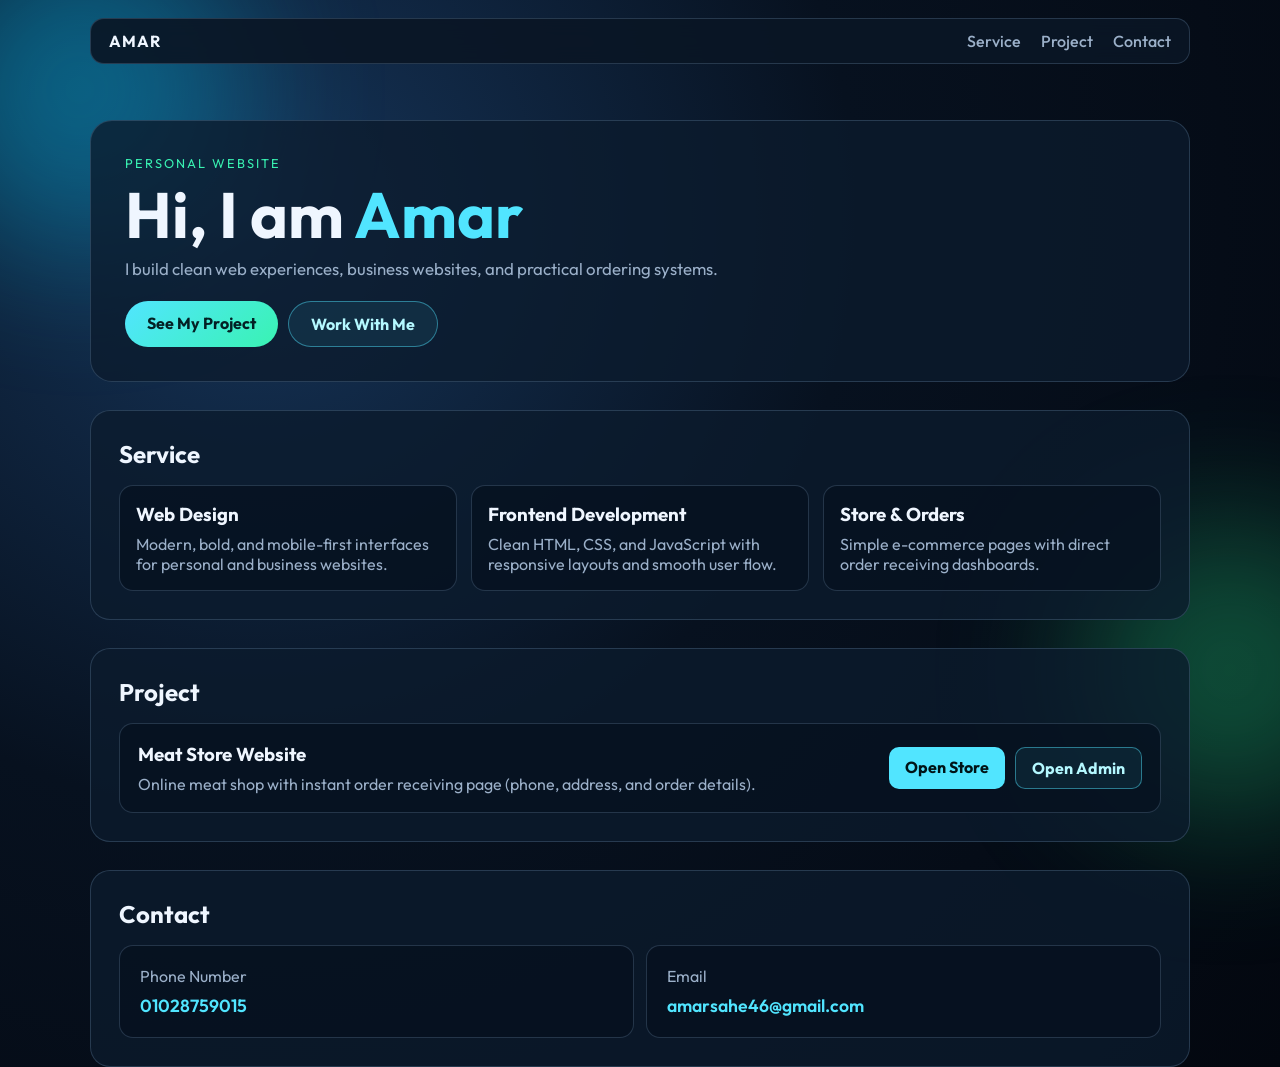
<file: index.html>
﻿<!DOCTYPE html>
<html lang="en">
<head>
  <meta charset="UTF-8" />
  <meta name="viewport" content="width=device-width, initial-scale=1.0" />
  <title>Amar | protfolio</title>
  <link rel="preconnect" href="https://fonts.googleapis.com" />
  <link rel="preconnect" href="https://fonts.gstatic.com" crossorigin />
  <link href="https://fonts.googleapis.com/css2?family=Outfit:wght@300;400;500;600;700&display=swap" rel="stylesheet" />
  <link rel="stylesheet" href="./style.css" />
  <link rel="icon" type="image/svg+xml" href="./assets/1234.svg" />
  <meta name="google-site-verification" content="2ahVQG9PpsvrzdQW2UFnR4LHoDcko3XWH5SM1I_mbA4" />


</head>
<body>
  <div class="bg-shape shape-1"></div>
  <div class="bg-shape shape-2"></div>

  <header class="topbar">
    <div class="brand">amar</div>
    <nav>
      <a href="#services">Service</a>
      <a href="#project">Project</a>
      <a href="#contact">Contact</a>
    </nav>
  </header>

  <main>
    <section class="hero">
      <p class="eyebrow">Personal Website</p>
      <h1>Hi, I am <span>Amar</span></h1>
      <p class="lead">I build clean web experiences, business websites, and practical ordering systems.</p>
      <div class="hero-actions">
        <a class="cta" href="#project">See My Project</a>
        <a class="cta secondary" href="#contact">Work With Me</a>
      </div>
    </section>

    <section id="services" class="panel">
      <h2>Service</h2>
      <div class="cards">
        <article class="card">
          <h3>Web Design</h3>
          <p>Modern, bold, and mobile-first interfaces for personal and business websites.</p>
        </article>
        <article class="card">
          <h3>Frontend Development</h3>
          <p>Clean HTML, CSS, and JavaScript with responsive layouts and smooth user flow.</p>
        </article>
        <article class="card">
          <h3>Store & Orders</h3>
          <p>Simple e-commerce pages with direct order receiving dashboards.</p>
        </article>
      </div>
    </section>

    <section id="project" class="panel">
      <h2>Project</h2>
      <article class="project-card">
        <div>
          <h3>Meat Store Website</h3>
          <p>Online meat shop with instant order receiving page (phone, address, and order details).</p>
        </div>
        <div class="project-actions">
          <a class="project-link" href="http://127.0.0.1:5500/public/index.html" target="_blank" rel="noopener noreferrer">Open Store</a>
          <a class="project-link secondary" href="http://127.0.0.1:5500/public/admin/index.html" target="_blank" rel="noopener noreferrer">Open Admin</a>
        </div>
      </article>
    </section>

    <section id="contact" class="panel">
      <h2>Contact</h2>
      <div class="contact-grid">
        <article class="contact-box">
          <p>Phone Number</p>
          <a href="tel:01028759015">01028759015</a>
        </article>
        <article class="contact-box">
          <p>Email</p>
          <a href="mailto:amarsahe46@gmail.com">amarsahe46@gmail.com</a>
        </article>
      </div>
    </section>
  </main>
</body>
</html>
</file>
<file: style.css>
﻿:root {
  --bg: #07111f;
  --surface: rgba(12, 28, 46, 0.78);
  --surface-2: rgba(10, 22, 37, 0.92);
  --line: rgba(157, 194, 236, 0.2);
  --text: #eff6ff;
  --muted: #9bb0c9;
  --accent: #51e5ff;
  --accent-2: #39f3b2;
}

* {
  box-sizing: border-box;
}

html {
  scroll-behavior: smooth;
}

body {
  margin: 0;
  font-family: "Outfit", sans-serif;
  color: var(--text);
  background: radial-gradient(circle at 20% 20%, #16355a 0%, #07111f 45%, #03070f 100%);
  min-height: 100vh;
  position: relative;
  overflow-x: hidden;
}

.bg-shape {
  position: fixed;
  border-radius: 999px;
  filter: blur(75px);
  opacity: 0.35;
  pointer-events: none;
  z-index: 0;
}

.shape-1 {
  width: 320px;
  height: 320px;
  background: #00d1ff;
  top: -70px;
  left: -80px;
}

.shape-2 {
  width: 300px;
  height: 300px;
  background: #24d17e;
  right: -100px;
  bottom: 80px;
}

.topbar,
main {
  width: min(1100px, 92%);
  margin-inline: auto;
  position: relative;
  z-index: 1;
}

.topbar {
  margin-top: 18px;
  padding: 12px 18px;
  border: 1px solid var(--line);
  border-radius: 14px;
  background: var(--surface-2);
  display: flex;
  align-items: center;
  justify-content: space-between;
  backdrop-filter: blur(10px);
}

.brand {
  font-weight: 700;
  letter-spacing: 1px;
  text-transform: uppercase;
}

nav {
  display: flex;
  gap: 20px;
  align-items: center;
}

nav a {
  color: var(--muted);
  text-decoration: none;
  font-weight: 500;
  transition: color 0.25s ease;
}

nav a:hover {
  color: var(--text);
}

.hero {
  margin-top: 56px;
  padding: 34px;
  border: 1px solid var(--line);
  border-radius: 22px;
  background: var(--surface);
}

.eyebrow {
  color: var(--accent-2);
  text-transform: uppercase;
  letter-spacing: 2px;
  font-size: 0.8rem;
  margin: 0;
}

h1 {
  margin: 10px 0;
  font-size: clamp(2rem, 6vw, 4rem);
  line-height: 1.05;
}

h1 span {
  color: var(--accent);
}

.lead {
  margin: 0;
  color: var(--muted);
  font-size: 1.05rem;
  max-width: 720px;
}

.hero-actions {
  margin-top: 22px;
  display: flex;
  gap: 10px;
  flex-wrap: wrap;
}

.cta {
  display: inline-block;
  padding: 12px 22px;
  border-radius: 999px;
  text-decoration: none;
  color: #032024;
  background: linear-gradient(135deg, var(--accent), var(--accent-2));
  font-weight: 700;
}

.cta.secondary {
  color: #b4f8ff;
  border: 1px solid rgba(81, 229, 255, 0.45);
  background: rgba(81, 229, 255, 0.08);
}

.panel {
  margin-top: 28px;
  padding: 28px;
  border: 1px solid var(--line);
  border-radius: 20px;
  background: var(--surface);
}

.panel h2 {
  margin: 0 0 16px;
  font-size: 1.5rem;
}

.cards {
  display: grid;
  grid-template-columns: repeat(3, minmax(0, 1fr));
  gap: 14px;
}

.card {
  padding: 16px;
  border-radius: 14px;
  border: 1px solid var(--line);
  background: rgba(7, 17, 31, 0.7);
}

.card h3 {
  margin: 0 0 8px;
}

.card p {
  margin: 0;
  color: var(--muted);
}

.project-card {
  padding: 18px;
  border: 1px solid var(--line);
  border-radius: 14px;
  background: rgba(7, 17, 31, 0.7);
  display: flex;
  align-items: center;
  justify-content: space-between;
  gap: 20px;
}

.project-card h3 {
  margin: 0 0 8px;
}

.project-card p {
  margin: 0;
  color: var(--muted);
}

.project-actions {
  display: flex;
  gap: 10px;
  flex-wrap: wrap;
}

.project-link {
  text-decoration: none;
  color: #001417;
  background: var(--accent);
  border-radius: 10px;
  padding: 10px 16px;
  font-weight: 700;
  white-space: nowrap;
}

.project-link.secondary {
  color: #b4f8ff;
  border: 1px solid rgba(81, 229, 255, 0.45);
  background: rgba(81, 229, 255, 0.08);
}

.contact-grid {
  display: grid;
  grid-template-columns: repeat(2, minmax(0, 1fr));
  gap: 12px;
}

.contact-box {
  padding: 20px;
  border: 1px solid var(--line);
  border-radius: 14px;
  background: rgba(7, 17, 31, 0.7);
}

.contact-box p {
  margin: 0 0 8px;
  color: var(--muted);
}

.contact-box a {
  color: var(--accent);
  font-size: 1.1rem;
  text-decoration: none;
  font-weight: 600;
}

@media (max-width: 900px) {
  nav {
    gap: 12px;
    flex-wrap: wrap;
    justify-content: flex-end;
  }

  .cards {
    grid-template-columns: 1fr;
  }

  .project-card {
    flex-direction: column;
    align-items: flex-start;
  }

  .contact-grid {
    grid-template-columns: 1fr;
  }
}
</file>
